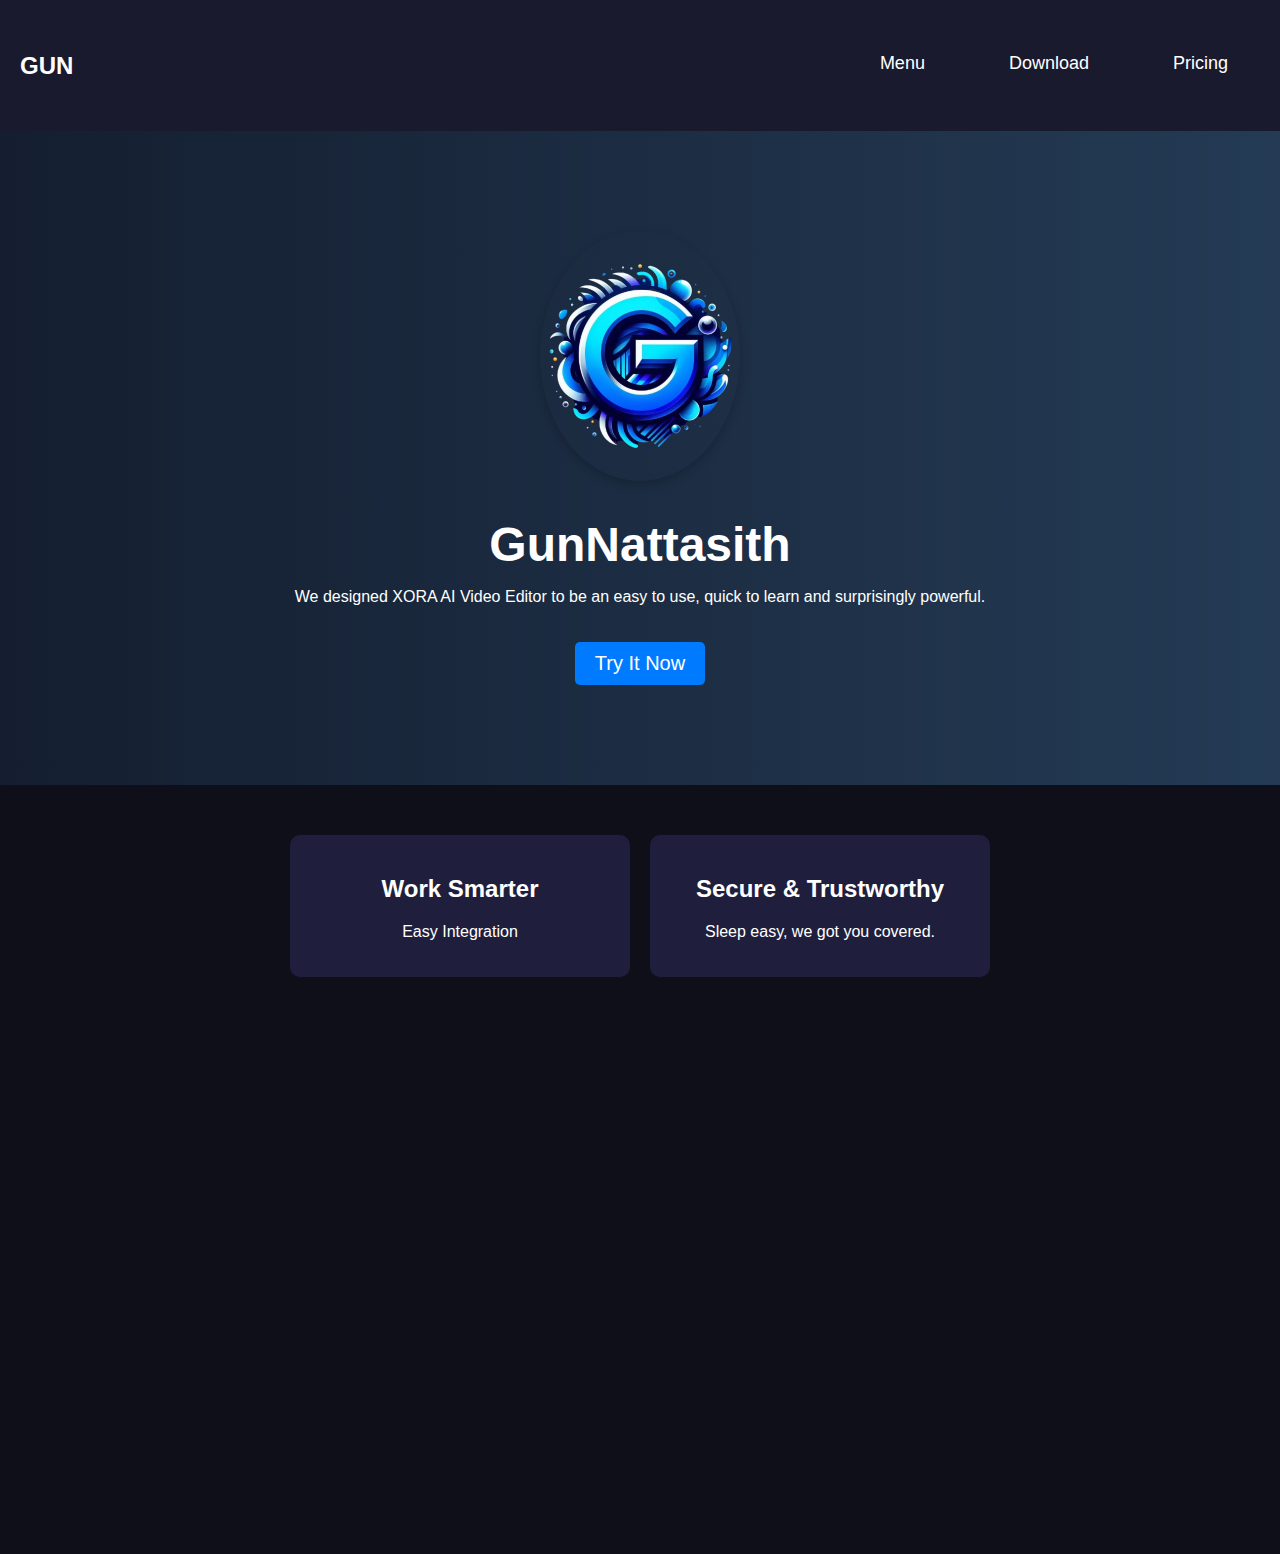
<file: Home/index.html>
<!DOCTYPE html>
<html lang="en">

<head>
    <meta charset="UTF-8">
    <meta name="viewport" content="width=device-width, initial-scale=1.0">
    <title>Modern UI Website</title>
    <link rel="stylesheet" href="style.css">
</head>

<body>
    <header>
        <div class="logo">GUN</div>
        <nav>
            <ul>
                <li><a href="#" class="menu-btn">Menu</a></li>
                <li><a href="#" class="menu-btn">Download</a></li>
                <li><a href="#" class="menu-btn">Pricing</a></li>
            </ul>
        </nav>
    </header>

    <section class="hero">
        <img src="Gun.png" alt="GunNattasith profile">
        <h1>GunNattasith</h1>
        <p>We designed XORA AI Video Editor to be an easy to use, quick to learn and surprisingly powerful.</p>
        <a href="#" class="btn">Try It Now</a>
    </section>

    <section class="content">
        <div class="box">
            <h2>Work Smarter</h2>
            <p>Easy Integration</p>
        </div>
        <div class="box">
            <h2>Secure & Trustworthy</h2>
            <p>Sleep easy, we got you covered.</p>
        </div>
    </section>

    <section class="food-section section" id="menu">
        <h2>Our Menu</h2>
        <div class="food-item">
            <h2>Pizza Margherita</h2>
            <p>Classic Italian pizza with fresh basil and mozzarella.</p>
        </div>
        <div class="food-item">
            <h2>Sushi Platter</h2>
            <p>An assortment of fresh sushi and sashimi.</p>
        </div>
        <div class="food-item">
            <h2>Burger Deluxe</h2>
            <p>Juicy beef burger with lettuce, tomato, and special sauce.</p>
        </div>
        <div class="food-item">
            <h2>Pad Thai</h2>
            <p>Traditional Thai stir-fried noodles with shrimp and peanuts.</p>
        </div>
        <div class="food-item">
            <h2>Chocolate Lava Cake</h2>
            <p>Rich and warm chocolate cake with a molten center.</p>
        </div>
    </section>

    <script src="script.js"></script>
</body>

</html>
</file>
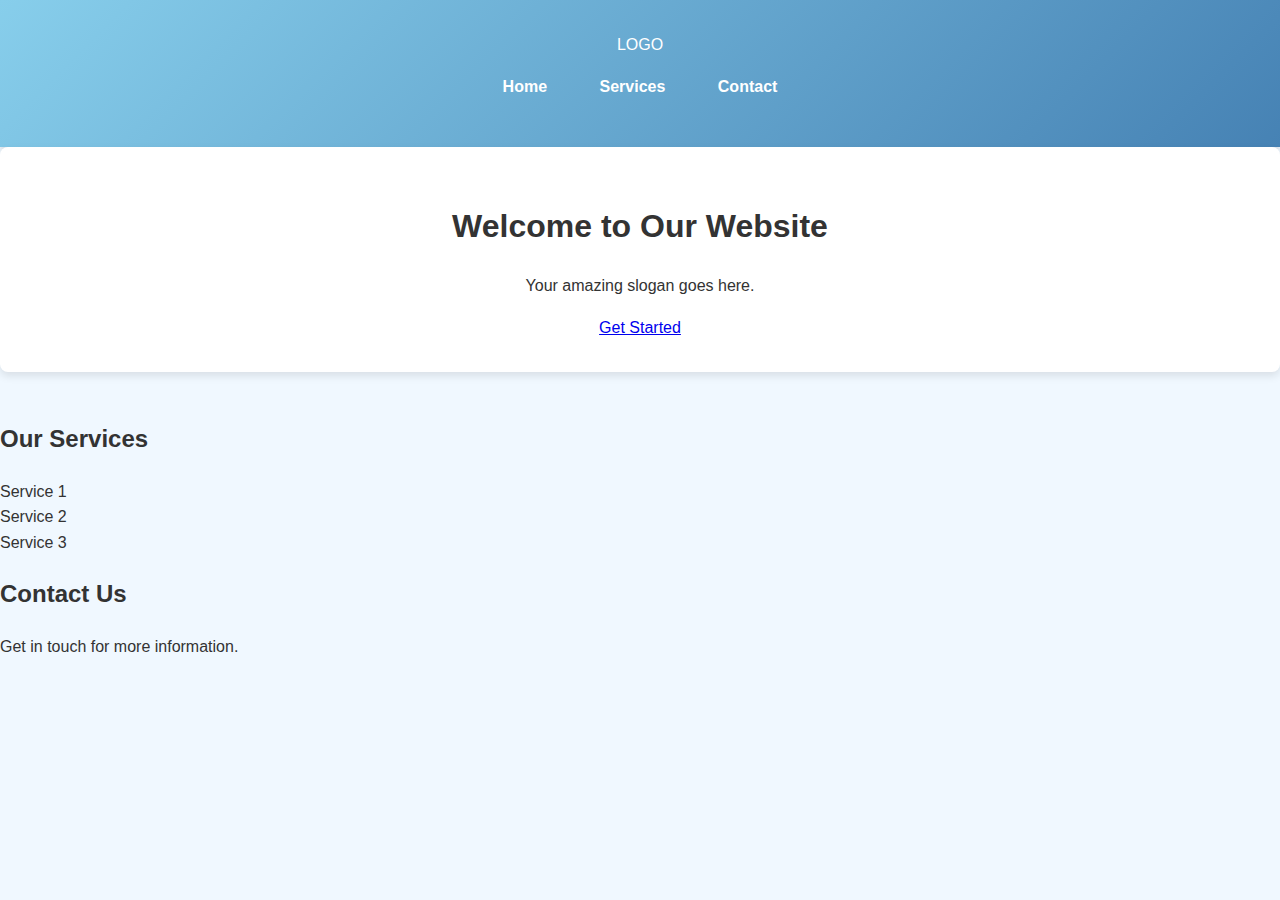
<file: Homepage/index.html>
<!DOCTYPE html>
<html lang="en">
<head>
    <meta charset="UTF-8">
    <meta name="viewport" content="width=device-width, initial-scale=1.0">
    <title>Blue Theme Website</title>
    <link rel="stylesheet" href="style.css">
</head>
<body>
    <header>
        <div class="logo">LOGO</div>
        <nav>
            <ul>
                <li><a href="#home">Home</a></li>
                <li><a href="#services">Services</a></li>
                <li><a href="#contact">Contact</a></li>
            </ul>
        </nav>
    </header>

    <section class="hero" id="home">
        <h1>Welcome to Our Website</h1>
        <p>Your amazing slogan goes here.</p>
        <a href="#services" class="btn">Get Started</a>
    </section>

    <section class="services" id="services">
        <h2>Our Services</h2>
        <div class="service-list">
            <div class="service-item">Service 1</div>
            <div class="service-item">Service 2</div>
            <div class="service-item">Service 3</div>
        </div>
    </section>

    <section class="contact" id="contact">
        <h2>Contact Us</h2>
        <p>Get in touch for more information.</p>
    </section>

    <script src="script.js"></script>
</body>
</html>
</file>
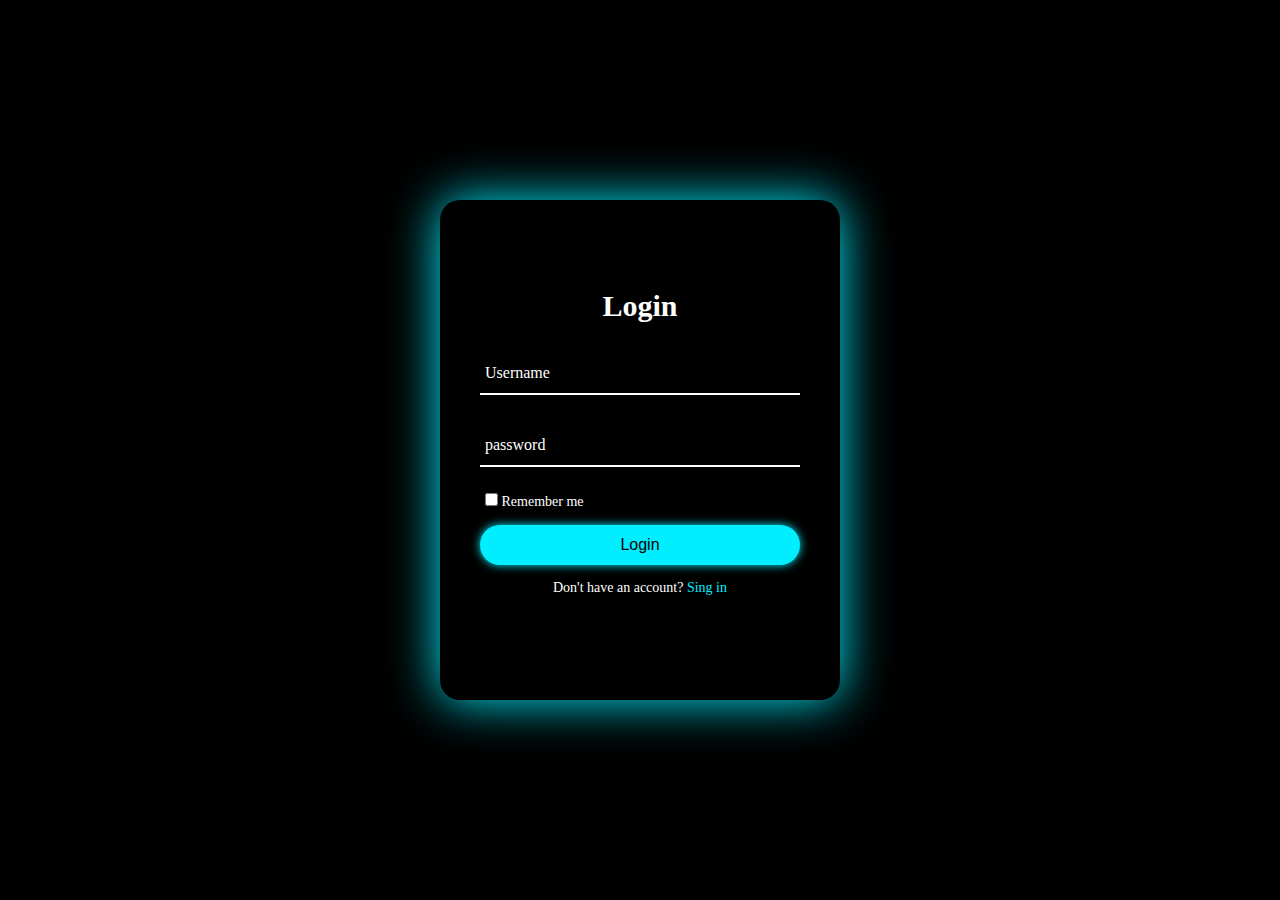
<file: Login/index.html>
<!DOCTYPE html>
<html lang="en">

<head>
    <meta charset="UTF-8">
    <meta name="viewport" content="width=device-width, initial-scale=1.0">
    <title>Ligin & Registration</title>
    <link rel="stylesheet" type="text/css" href="style.css">
</head>

<body>
    <div class="wrapper">
        <div class="form-wrapper sign-in">
            <form action="">
            <h2>Login</h2>
            <div class="input-group">
                <input type="text" required>
                <label for="">Username</label>
            </div>
            <div class="input-group">
                <input type="password" required>
                <label for="">password</label>
            </div>
            <div class="remember">
                <label><input type="checkbox"> Remember me</label>
            </div>
            <button type="submit">Login</button></p>
            <div class="signUp-link"> 
                <p>Don't have an account? <a href="#" class="signUpBtn-link">Sing in</a></p>
            </div>
            </form>
            </div>

        <div class="form-wrapper sign-up">
            <form action="">
            <h2>Sign Up</h2>
            <div class="input-group">
                <input type="text" required>
                <label for="">Username</label>
            </div>
            <div class="input-group">
                <input type="email" required>
                <label for="">Email</label>
            </div>
            <div class="input-group">
                <input type="password" required>
                <label for="">password</label>
            </div>
            <div class="remember">
                <label><input type="checkbox"> I agree to the terms & conditions</label>
            </div>
            <button type="submit">Sign Up</button></p>
            <div class="signUp-link"> 
                <p>Alredy have an account? <a href="#" class="signInBtn-link">Sing In</a></p>
            </div>
            </form>
            </div>
        </div>
    </div>
    <script src="script.js"></script>
</body>

</html>
</file>
<file: Home/style.css>
body {
    font-family: Arial, sans-serif;
    margin: 0;
    padding: 0;
    background-color: #0f0f1a;
    color: white;
    text-align: center;
}

header {
    display: flex;
    justify-content: space-between;
    align-items: center;
    padding: 20px;
    background-color: #1a1a2e;
}

.logo {
    font-size: 24px;
    font-weight: bold;
}

nav ul {
    list-style: none;
    padding: 0;
    display: flex;
    gap: 20px;
}

nav ul li a {
    color: white;
    text-decoration: none;
    font-size: 18px;
}

.hero {
    padding: 100px 20px;
    background: linear-gradient(to right, #141e30, #243b55);
}

.hero h1 {
    font-size: 48px;
    margin-bottom: 10px;
}

.btn {
    display: inline-block;
    padding: 10px 20px;
    background-color: #007bff;
    color: white;
    text-decoration: none;
    font-size: 20px;
    border-radius: 5px;
    margin-top: 20px;
}

.content {
    display: flex;
    justify-content: center;
    gap: 20px;
    padding: 50px;
}

.box {
    background-color: #1f1f3d;
    padding: 20px;
    border-radius: 10px;
    width: 300px;
}

.menu-btn {
    position: relative;
    display: inline-block;
    padding: 15px 30px;
    font-size: 18px;
    color: white;
    text-decoration: none;
    background-color: #1a1a2e;
    border: 2px solid transparent;
    border-radius: 10px;
    overflow: hidden;
    transition: color 0.3s;
}

.menu-btn::before {
    content: "";
    position: absolute;
    top: var(--y, 50%);
    left: var(--x, 50%);
    width: 100px;
    height: 100px;
    background: radial-gradient(circle, rgba(0, 255, 255, 0.5) 10%, transparent 70%);
    transform: translate(-50%, -50%);
    border-radius: 70%;
    transition: opacity .8s;
    opacity: 0;
}

.menu-btn:hover::before {
    opacity: 1;
}

.menu-btn:hover {
    color: #00ffff;
    text-shadow: 0 0 5px #00eeff;
    box-shadow:
        0 0 10px #00eeff,
        0 0 20px #00eeff,
        0 0 40px #00eeff,
        0 0 80px #00eeff,
        0 0 160px #00eeff;
}

img {
    width: 200px;
    height: 250px;
    border-radius: 50%;
    object-fit: cover;
    box-shadow: 0 4px 10px rgba(0, 0, 0, 0.2);
    transition: border-color 0.6s ease, transform 0.3s ease;
    animation: borderColorChange 6s infinite ease-in-out;
}

.content {
    display: flex;
    justify-content: center;
    gap: 20px;
    padding: 50px;
}

.box {
    background-color: #1f1f3d;
    padding: 20px;
    border-radius: 10px;
    width: 300px;
}


.section {
    opacity: 0;
    transform: translateY(50px);
    transition: opacity 0.6s ease-out, transform 0.6s ease-out;
}

.section.visible {
    opacity: 1;
    transform: translateY(0);
}

html {
    scroll-behavior: smooth;
}
</file>
<file: Homepage/style.css>
body {
    font-family: 'Arial', sans-serif;
    margin: 0;
    padding: 0;
    background-color: #f0f8ff;
    color: #333;
    line-height: 1.6;
}

header {
    background: linear-gradient(135deg, #87ceeb, #4682b4); /* ไล่สี */
    color: white;
    padding: 2rem 0;
    text-align: center;
    box-shadow: 0 4px 6px rgba(0, 0, 0, 0.1);
}

header h1 {
    margin-bottom: 0.5rem;
    font-size: 2.5rem;
}

nav ul {
    list-style: none;
    padding: 0;
}

nav ul li {
    display: inline;
    margin: 0 1.5rem;
}

nav ul li a {
    color: white;
    text-decoration: none;
    font-weight: 600;
    transition: color 0.3s ease;
}

nav ul li a:hover {
    color: #e0f2fe;
}

main {
    padding: 3rem 2rem;
    max-width: 1200px;
    margin: 0 auto;
}

.hero {
    text-align: center;
    margin-bottom: 3rem;
    padding: 2rem;
    background-color: white;
    border-radius: 8px;
    box-shadow: 0 4px 8px rgba(0, 0, 0, 0.1);
}

.hero h2 {
    font-size: 2.2rem;
    margin-bottom: 1rem;
    color: #4682b4;
}

.hero img {
    max-width: 100%;
    height: auto;
    border-radius: 8px;
    margin-top: 1.5rem;
}

.content {
    display: grid;
    grid-template-columns: repeat(auto-fit, minmax(300px, 1fr));
    gap: 2rem;
}

article {
    background-color: white;
    border-radius: 8px;
    box-shadow: 0 4px 8px rgba(0, 0, 0, 0.1);
    padding: 2rem;
    transition: transform 0.3s ease, box-shadow 0.3s ease;
}

article:hover {
    transform: translateY(-5px);
    box-shadow: 0 6px 12px rgba(0, 0, 0, 0.15);
}

article h3 {
    color: #4682b4;
    margin-bottom: 1rem;
}

article img {
    max-width: 100%;
    height: auto;
    border-radius: 8px;
    margin-top: 1rem;
}

footer {
    background: linear-gradient(135deg, #4682b4, #87ceeb);
    color: white;
    text-align: center;
    padding: 1.5rem 0;
    box-shadow: 0 -4px 6px rgba(0, 0, 0, 0.1);
}

/* Responsive design */
@media (max-width: 768px) {
    nav ul li {
        display: block;
        margin: 0.5rem 0;
    }
}
</file>
<file: Login/style.css>
* {
    margin: 0;
    padding: 0;
    box-sizing: border-box;
}

body {
    display: flex;
    justify-content: center;
    align-items: center;
    min-height: 100vh;
    background: #000;
}

.wrapper {
    position: relative;
    width: 400px;
    height: 500px;
    background: #000;
    box-shadow: 0 0 50px #0ef;
    border-radius: 20px;
    padding: 40px;
    overflow: hidden;
}

.form-wrapper {
    position: absolute;
    width: 100%;
    height: 100%;
    top: 0;
    left: 0;
    display: flex;
    flex-direction: column;
    justify-content: center;
    align-items: center;
    transition: transform 1s ease-in-out;
}

.form-wrapper.sign-up {
    transform: translateY(100%);
}

.wrapper.active .form-wrapper.sign-in {
    transform: translateY(-100%);
}

.wrapper.active .form-wrapper.sign-up {
    transform: translateY(0);
}

.wrapper:hover {
    animation: animate 1s linear infinite;
}

@keyframes animate {
    100% {
        filter: hue-rotate(360deg);
    }
}


h2 {
    font-size: 30px;
    color: #fff;
    text-align: center;
}

.input-group {
    position: relative;
    margin: 30px 0;
    border-bottom: 2px solid #fff;
}

.input-group label {
    position: absolute;
    top: 50%;
    left: 5px;
    transform: translateY(-50%);
    font-size: 16px;
    color: #fff;
    pointer-events: none;
    transition: -5s;
}

.input-group input {
    width: 320px;
    height: 40px;
    font-size: 16px;
    color: #fff;
    padding: 0 5px;
    background: transparent;
    border: none;
    outline: none;
}

.input-group input:focus~label,
.input-group input:valid~label {
    top: -5px;
}

.remember {
    margin: -5px 0 15px 5px;
}

.remember label {
    color: #fff;
    font-size: 14px;
}

.remember label input {
    accent-color: #0ef;
}

button {
    position: relative;
    width: 100%;
    height: 40px;
    background: #0ef;
    box-shadow: 0 0 10px #0ef;
    font-size: 16px;
    color: #000;
    font-weight: 500;
    cursor: pointer;
    border-radius: 30px;
    border: none;
    outline: none;
}

.signUp-link {
    font-size: 14px;
    text-align: center;
    margin: 15px 0;
}

.signUp-link p {
    color: #fff;
}

.signUp-link p a {
    color: #0ef;
    text-decoration: none;
    font-weight: 500;
}

.signUp-link p a:hover {
    text-decoration: underline;
}
</file>
